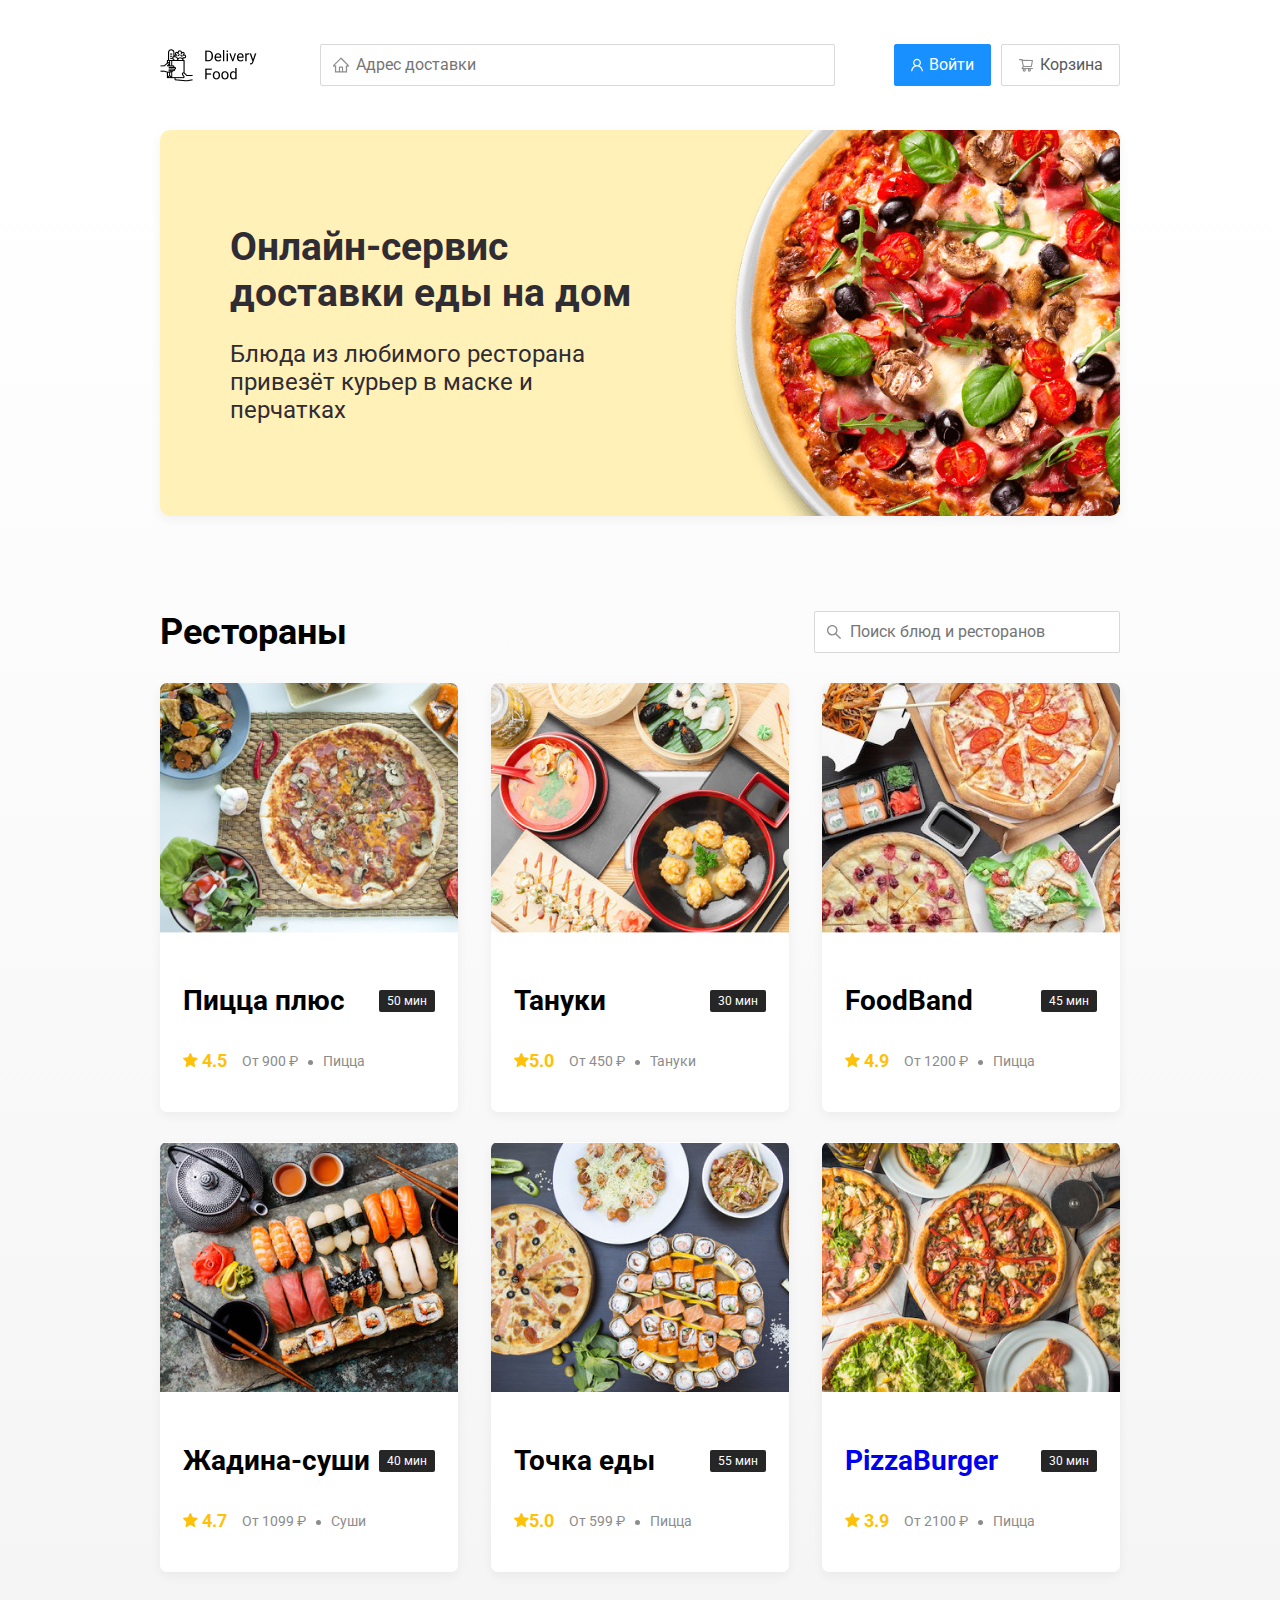
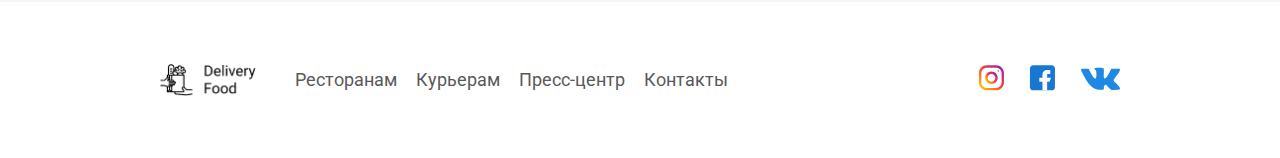
<file: index.html>
<!DOCTYPE html>
<html lang="ru">

<head>
    <meta charset="UTF-8">
    <meta name="viewport" content="width=device-width, initial-scale=1.0">
    <title>Delivery food</title>
    <link rel="stylesheet" href="./css/normalize.css">
    <link rel="stylesheet" href="./css/style.css">

    <link href="https://fonts.googleapis.com/css2?family=Roboto:wght@500&display=swap" rel="stylesheet">
</head>

<body>
    <div class="container">
        <header>
            <img src="css/img/logo.png" alt="sdfs">
            <input type="text" class="input input-address input" placeholder="Адрес доставки">
            <div class="buttons">
                <button class="button button-primary">
                    <img src="./css/img/user.svg" alt="user" class="button-icon">
                   <div class="button-text">Войти</div>
                </button>
                <button class="button">
                    <img src="./css/img/shopping-cart.svg" alt="user" class="button-icon">
                    <div class="button-text">Корзина</div>
                </button>
            </div>
        </header>
    </div>

    <!-- /.container-->

    <main class="main">
        <div class="container">
            <section class="promo">
                <h1 class="promo-title">Онлайн-сервис <br /> доставки еды на дом</h1>
                <p class="promo-text">Блюда из любимого ресторана привезёт курьер в маске и перчатках</p>
            </section>

            <section class="restaurants">
                <div class="section-heading">
                    <h2 class="section-title">Рестораны</h2>
                    <input type="text" class="input-search input" placeholder="Поиск блюд и ресторанов">
                </div>

                <!-- CARDS -->

                <div class="cards">
                    <div class="card">
                        <img src="./css/img/cards/1-card.png" alt="" class="card-image">
                        <div class="card-text">
                            <div class="card-heading">
                                <div class="card-title">
                                    <h3>Пицца плюс</h3>
                                </div>
                                <span class="card-tag tag">50 мин</span>
                            </div>
                            <div class="card-info">
                                <div class="raiting"><img src="/css/img/star.svg" alt="" class="rating-star"> 4.5</div>
                                <div class="price">От 900 ₽</div>
                                <div class="category">Пицца</div>
                            </div>
                        </div>
                    </div>

                    <div class="card">
                        <img src="./css/img/cards/2-card.png" alt="" class="card-image">
                        <div class="card-text">
                            <div class="card-heading">
                                <div class="card-title">
                                    <h3>Тануки</h3>
                                </div>
                                <span class="card-tag tag">30 мин</span>
                            </div>
                            <div class="card-info">
                                <div class="raiting"><img src="/css/img/star.svg" alt="" class="rating-star">5.0</div>
                                <div class="price">От 450 ₽</div>
                                <div class="category">Тануки</div>
                            </div>
                        </div>
                    </div>

                    <div class="card">
                        <img src="./css/img/cards/3-card.png" alt="" class="card-image">
                        <div class="card-text">
                            <div class="card-heading">
                                <div class="card-title">
                                    <h3>FoodBand</h3>
                                </div>
                                <span class="card-tag tag">45 мин</span>
                            </div>
                            <div class="card-info">
                                <div class="raiting"><img src="/css/img/star.svg" alt="" class="rating-star"> 4.9</div>
                                <div class="price">От 1200 ₽</div>
                                <div class="category">Пицца</div>
                            </div>
                        </div>
                    </div>

                    <div class="card">
                        <img src="./css/img/cards/4-card.png" alt="" class="card-image">
                        <div class="card-text">
                            <div class="card-heading">
                                <div class="card-title">
                                    <h3>Жадина-суши</h3>
                                </div>
                                <span class="card-tag tag">40 мин</span>
                            </div>
                            <div class="card-info">
                                <div class="raiting"><img src="/css/img/star.svg" alt="" class="rating-star"> 4.7</div>
                                <div class="price">От 1099 ₽</div>
                                <div class="category">Суши</div>
                            </div>
                        </div>
                    </div>

                    <div class="card">
                        <img src="./css/img/cards/5-card.png" alt="" class="card-image">
                        <div class="card-text">
                            <div class="card-heading">
                                <div class="card-title">
                                    <h3>Точка еды</h3>
                                </div>
                                <span class="card-tag tag">55 мин</span>
                            </div>
                            <div class="card-info">
                                <div class="raiting"><img src="/css/img/star.svg" alt="" class="rating-star">5.0</div>
                                <div class="price">От 599 ₽</div>
                                <div class="category">Пицца</div>
                            </div>
                        </div>
                    </div>


                    <a href="restaurant.html" class="card">
                        <img src="./css/img/cards/6-card.png" alt="" class="card-image">
                        <div class="card-text">
                            <div class="card-heading">
                                <div class="card-title">
                                    <h3>PizzaBurger</h3>
                                </div>
                                <span class="card-tag tag">30 мин</span>
                            </div>
                            <div class="card-info">
                                <div class="raiting"><img src="/css/img/star.svg" alt="" class="rating-star"> 3.9</div>
                                <div class="price">От 2100 ₽</div>
                                <div class="category">Пицца</div>
                            </div>
                        </div>
                    </a>

                </div>

            </section>
        </div>
    </main>

    <!-- Footer -->

    <footer class="footer">
        <div class="container-footer container">
            <div class="leftblock">
                <img src="./css/img/logo.png" alt="" class="footer-image">
                <nav class="navbar">
                    <a href="#" class="nav-text">Ресторанам</a>
                    <a href="#" class="nav-text">Курьерам</a>
                    <a href="#" class="nav-text">Пресс-центр</a>
                    <a href="#" class="nav-text">Контакты</a>
                </nav>
            </div>
            <div class="rightblock">
                <a href="#" class="footer-link">
                    <img src="/css/img/footer-image/inst.svg" alt="" class="social-link">
                </a>
                <a href="#" class="footer-link">
                    <img src="/css/img/footer-image/fb.svg" alt="" class="social-link">
                </a>
                <a href="#" class="footer-link">
                    <img src="/css/img/footer-image/vk.svg" alt="" class="social-link" style="width: 40px; height: 25px;">
                </a>

            </div>
        </div>
    </footer>

</body>

</html>
</file>
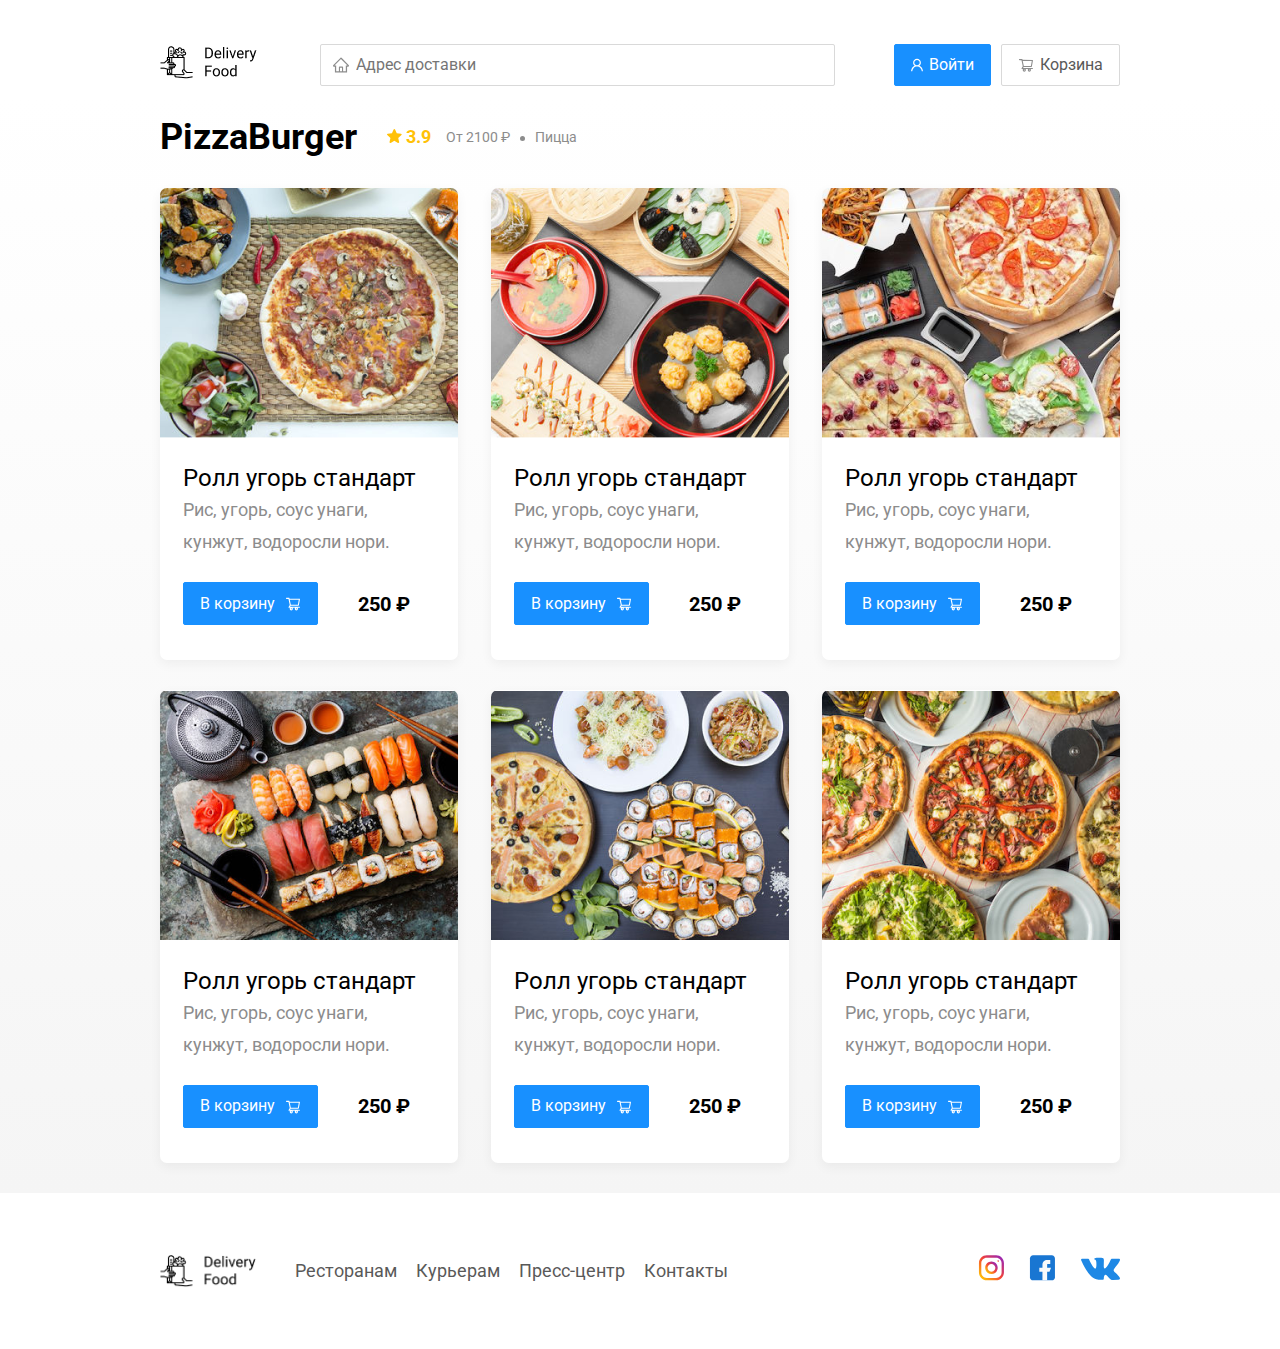
<file: restaurant.html>
<!DOCTYPE html>
<html lang="ru">

<head>
    <meta charset="UTF-8">
    <meta name="viewport" content="width=device-width, initial-scale=1.0">
    <title>PizzaBurger</title>
    <link rel="stylesheet" href="./css/normalize.css">
    <link rel="stylesheet" href="/css/animate.css">
    <link rel="stylesheet" href="./css/style.css">

    <link href="https://fonts.googleapis.com/css2?family=Roboto:wght@500&display=swap" rel="stylesheet">
</head>

<body>
    <div class="container">
        <header>
            <a href="/index.html" class="animated bounce"><img src="css/img/logo.png" alt="sdfs"></a>
            <input type="text" class="input input-address input animated animated bounceInDown" placeholder="Адрес доставки">
            <div class="buttons">
                <button class="button button-primary wow bounceInRight" data-wow-delay="0.2s">
                    <img src="./css/img/user.svg" alt="user" class="button-icon">
                   <div class="button-text">Войти</div>
                </button>
                <button class="button wow bounceInRight" id="cart-button" data-wow-delay="0.4s">
                    <img src="./css/img/shopping-cart.svg" alt="user" class="button-icon">
                    <div class="button-text">Корзина</div>
                </button>
            </div>
        </header>
    </div>

    <!-- /.container-->

    <main class="main">
        <div class="container">

            <section class="restaurants">
                <div class="section-heading">
                    <h2 class="section-title animated bounceInLeft">PizzaBurger
                    </h2>
                    <div class="card-info animated bounceInRight">
                        <div class="raiting"><img src="/css/img/star.svg" alt="" class="rating-star"> 3.9</div>
                        <div class="price">От 2100 ₽</div>
                        <div class="category">Пицца</div>
                    </div>
                </div>

                <!-- CARDS -->

                <div class="cards">
                    <div class="card wow bounceInLeft" data-wow-delay="0.2s">
                        <img src="./css/img/cards/1-card.png" alt="" class="card-image">
                        <div class="card-text">
                            <div class="card-heading">
                                <h3 class="card-title card-title-reg">Ролл угорь стандарт</h3>
                            </div>
                            <div class="card-info">
                                <div class="ingredients">Рис, угорь, соус унаги, кунжут, водоросли нори.</div>
                            </div>
                            <div class="card-buttons">
                                <button class="button button-primary">
                                    <span class="button-card-text">В корзину</span>
                                    <img src="./css/img/shopping-cart2.svg" alt="shopping-cart" class="card-button-image">
                                </button>
                                <strong class="card-price-bold">250 ₽</strong>
                            </div>
                        </div>
                    </div>

                    <div class="card wow bounceInDown" data-wow-delay="0.4s">
                        <img src="./css/img/cards/2-card.png" alt="" class="card-image">
                        <div class="card-text">
                            <div class="card-heading">
                                <h3 class="card-title card-title-reg">Ролл угорь стандарт</h3>
                            </div>
                            <div class="card-info">
                                <div class="ingredients">Рис, угорь, соус унаги, кунжут, водоросли нори.</div>
                            </div>
                            <div class="card-buttons">
                                <button class="button button-primary">
                                    <span class="button-card-text">В корзину</span>
                                    <img src="./css/img/shopping-cart2.svg" alt="shopping-cart" class="card-button-image">
                                </button>
                                <strong class="card-price-bold">250 ₽</strong>
                            </div>
                        </div>
                    </div>

                    <div class="card wow bounceInRight" data-wow-delay="0.6s">
                        <img src="./css/img/cards/3-card.png" alt="" class="card-image">
                        <div class="card-text">
                            <div class="card-heading">
                                <h3 class="card-title card-title-reg">Ролл угорь стандарт</h3>
                            </div>
                            <div class="card-info">
                                <div class="ingredients">Рис, угорь, соус унаги, кунжут, водоросли нори.</div>
                            </div>
                            <div class="card-buttons">
                                <button class="button button-primary">
                                    <span class="button-card-text">В корзину</span>
                                    <img src="./css/img/shopping-cart2.svg" alt="shopping-cart" class="card-button-image">
                                </button>
                                <strong class="card-price-bold">250 ₽</strong>
                            </div>
                        </div>
                    </div>

                    <div class="card wow bounceInLeft">
                        <img src="./css/img/cards/4-card.png" alt="" class="card-image">
                        <div class="card-text">
                            <div class="card-heading">
                                <h3 class="card-title card-title-reg">Ролл угорь стандарт</h3>
                            </div>
                            <div class="card-info">
                                <div class="ingredients">Рис, угорь, соус унаги, кунжут, водоросли нори.</div>
                            </div>
                            <div class="card-buttons">
                                <button class="button button-primary">
                                    <span class="button-card-text">В корзину</span>
                                    <img src="./css/img/shopping-cart2.svg" alt="shopping-cart" class="card-button-image">
                                </button>
                                <strong class="card-price-bold">250 ₽</strong>
                            </div>
                        </div>
                    </div>

                    <div class="card wow bounceInUp">
                        <img src="./css/img/cards/5-card.png" alt="" class="card-image">
                        <div class="card-text">
                            <div class="card-heading">
                                <h3 class="card-title card-title-reg">Ролл угорь стандарт</h3>
                            </div>
                            <div class="card-info">
                                <div class="ingredients">Рис, угорь, соус унаги, кунжут, водоросли нори.</div>
                            </div>
                            <div class="card-buttons">
                                <button class="button button-primary">
                                    <span class="button-card-text">В корзину</span>
                                    <img src="./css/img/shopping-cart2.svg" alt="shopping-cart" class="card-button-image">
                                </button>
                                <strong class="card-price-bold">250 ₽</strong>
                            </div>
                        </div>
                    </div>

                    <div class="card wow bounceInRight">
                        <img src="./css/img/cards/6-card.png" alt="" class="card-image">
                        <div class="card-text">
                            <div class="card-heading">
                                <h3 class="card-title card-title-reg">Ролл угорь стандарт</h3>
                            </div>
                            <div class="card-info">
                                <div class="ingredients">Рис, угорь, соус унаги, кунжут, водоросли нори.</div>
                            </div>
                            <div class="card-buttons">
                                <button class="button button-primary">
                                    <span class="button-card-text">В корзину</span>
                                    <img src="./css/img/shopping-cart2.svg" alt="shopping-cart" class="card-button-image">
                                </button>
                                <strong class="card-price-bold">250 ₽</strong>
                            </div>
                        </div>
                    </div>

                </div>

            </section>
        </div>
    </main>

    <!-- Footer -->

    <footer class="footer">
        <div class="container-footer container">
            <div class="leftblock">
                <img src="./css/img/logo.png" alt="" class="footer-image">
                <nav class="navbar">
                    <a href="#" class="nav-text">Ресторанам</a>
                    <a href="#" class="nav-text">Курьерам</a>
                    <a href="#" class="nav-text">Пресс-центр</a>
                    <a href="#" class="nav-text">Контакты</a>
                </nav>
            </div>
            <div class="rightblock">
                <a href="#" class="footer-link">
                    <img src="/css/img/footer-image/inst.svg" alt="" class="social-link">
                </a>
                <a href="#" class="footer-link">
                    <img src="/css/img/footer-image/fb.svg" alt="" class="social-link">
                </a>
                <a href="#" class="footer-link">
                    <img src="/css/img/footer-image/vk.svg" alt="" class="social-link" style="width: 40px; height: 25px;">
                </a>

            </div>
        </div>
    </footer>



    <div class="modal">
        <div class="modal-dialog">
            <div class="modal-header">
                <h3 class="modal-title">Корзина</h3>
                <button class="close">&times;</button>
            </div>
            <div class="modal-body">
                <div class="food-row">
                    <span class="food-name">Ролл угорь стандарт</span>
                    <strong class="food-price">250 ₽</strong>
                    <div class="food-counter">
                        <button class="counter-button">-</button>
                        <span class="counter">1</span>
                        <button class="counter-button">+</button>
                    </div>
                </div>
                <div class="food-row">
                    <span class="food-name">Ролл угорь стандарт</span>
                    <strong class="food-price">250 ₽</strong>
                    <div class="food-counter">
                        <button class="counter-button">-</button>
                        <span class="counter">1</span>
                        <button class="counter-button">+</button>
                    </div>
                </div>
                <div class="food-row">
                    <span class="food-name">Ролл угорь стандарт</span>
                    <strong class="food-price">250 ₽</strong>
                    <div class="food-counter">
                        <button class="counter-button">-</button>
                        <span class="counter">1</span>
                        <button class="counter-button">+</button>
                    </div>
                </div>
                <div class="food-row">
                    <span class="food-name">Ролл угорь стандарт</span>
                    <strong class="food-price">250 ₽</strong>
                    <div class="food-counter">
                        <button class="counter-button">-</button>
                        <span class="counter">1</span>
                        <button class="counter-button">+</button>
                    </div>
                </div>

            </div>
            <div class="modal-footer">
                <span class="pricetag"> 1250 ₽</span>
                <div class="footer-buttons">
                    <button class="button button-primary">Оформить заказ</button>
                    <button class="button">Отмена</button>
                </div>
            </div>
        </div>
    </div>
    <script src="/js/wow.min.js"></script>
    <script src="/js/main.js"></script>
</body>

</html>
</file>
<file: css/style.css>
* {
    box-sizing: border-box;
}

body {
    font-family: 'Roboto', sans-serif;
}

.container {
    width: 1200px;
    margin: auto;
}

header {
    margin-top: 44px;
    display: flex;
    align-items: center;
    justify-content: space-between;
}

.input {
    border: 1px solid #d9d9d9;
    border-radius: 2px;
    font-size: 16px;
    line-height: 24px;
    background-repeat: no-repeat;
    padding: 8px;
    background-position: left 11px center;
    padding-left: 35px;
}

.input-address {
    flex: 0.8;
    background-image: url(../css/img/home.svg);
    background-position: left 11px center;
    padding-left: 35px;
}

.input-search {
    background-image: url(../css/img/search.svg);
    width: 306px;
    margin-left: auto;
}

.buttons {
    display: flex;
    align-items: center;
}

.button {
    display: flex;
    align-items: center;
    padding: 8px 16px;
    border-radius: 2px;
    background-color: #ffffff;
    border: 1px solid #d9d9d9;
    box-sizing: border-box;
    color: #595959;
    font-size: 16px;
    line-height: 24px;
}

.button-primary {
    background-color: #1890ff;
    color: white;
    border: 1px solid #1890ff;
    margin-right: 10px;
}

.buttons .button-icon {
    padding-right: 6px;
}

.button-card-text {
    margin-right: 10px;
}

.main {
    background: linear-gradient(180deg, rgba(245, 245, 245, 0) 1.04%, #F5F5F5 100%);
}


/* Section */

.promo {
    box-shadow: 0px 4px 12px rgba(0, 0, 0, 0.05);
    background: #fff1b8 url(img/pormoimg.png) top -25px right 10px;
    background-repeat: no-repeat;
    border-radius: 10px;
    padding: 68px 70px 68px 70px;
    margin-top: 44px;
    margin-bottom: 65px;
}

.promo-title {
    font-weight: bold 700px;
    font-style: normal;
    font-size: 39px;
    line-height: 46px;
    color: #302c34;
    margin-bottom: 20px;
}

.promo-text {
    max-width: 400px;
    font-weight: normal;
    font-style: normal;
    font-size: 24px;
    line-height: 28px;
    color: #302c34;
}

.section-heading {
    display: flex;
    align-items: center;
}

.section-title {
    font-style: normal;
    font-weight: bold;
    font-size: 36px;
    line-height: 42px;
    margin-right: 30px;
}


/* CARDS */

.cards {
    display: flex;
    flex-wrap: wrap;
    align-items: flex-start;
    justify-content: space-between;
}

.card {
    background: #FFFFFF;
    box-shadow: 0px 4px 12px rgba(0, 0, 0, 0.05);
    border-radius: 7px;
    overflow: hidden;
    margin-bottom: 30px;
    flex-basis: 31%;
    text-decoration: none;
}

.card-image {
    width: 384px;
    height: 250px;
    object-fit: cover;
}

.card-text {
    padding: 20px 23px 35px 23px;
}

.card-heading {
    display: flex;
    align-items: center;
    justify-content: space-between;
}

.card-title {
    margin: 0;
    font-style: normal;
    font-weight: bold;
    font-size: 24px;
    line-height: 32px;
}

.card-title-reg {
    font-weight: 400;
}

.card-tag {
    color: #FFFFFF;
    background: #262626;
    border-radius: 2px;
    font-style: normal;
    font-weight: normal;
    font-size: 12px;
    line-height: 20px;
    padding: 1px 8px;
}

.card-info {
    display: flex;
    align-items: center;
    flex-wrap: wrap;
}

.card-price-bold {
    font-weight: bold;
    font-size: 20px;
    line-height: 32px;
    margin-left: 30px;
}

.card-buttons {
    display: flex;
    align-items: center;
    margin-top: 24px;
}

.raiting {
    margin-right: 26px;
    color: #FFC107;
    font-style: normal;
    font-weight: bold;
    font-size: 18px;
    line-height: 32px;
}

.ingredients {
    color: #8C8C8C;
    font-style: normal;
    font-weight: normal;
    font-size: 18px;
    line-height: 32px;
    margin-right: 10px;
}

.price,
.category {
    color: #8C8C8C;
    font-style: normal;
    font-weight: normal;
    font-size: 18px;
    line-height: 32px;
    margin-right: 10px;
    text-overflow: ellipsis;
    flex-wrap: nowrap;
}

.price:after {
    content: "";
    width: 5px;
    height: 5px;
    background-color: #8C8C8C;
    display: inline-block;
    vertical-align: middle;
    border-radius: 50%;
    margin-left: 10px;
}


/* Footer*/

.footer {}

.container-footer {
    display: flex;
    align-items: center;
    justify-content: space-between;
}

.leftblock {
    padding-top: 60px;
    padding-bottom: 60px;
    display: flex;
    align-items: center;
}

.footer-image {
    width: 100.49px;
    height: 36px;
}

.navbar {
    margin-left: 35px;
}

.nav-text {
    font-style: normal;
    font-weight: normal;
    font-size: 18px;
    line-height: 21px;
    color: #595959;
    text-decoration: none;
}

.nav-text:not(:last-child) {
    margin-right: 15px;
}

.rightblock {
    align-items: center;
}

.footer-link {
    text-decoration: none;
}

.footer-link:not(:last-child) {
    margin-right: 21px;
}

.modal {
    position: fixed;
    left: 0;
    top: 0;
    width: 100%;
    height: 100%;
    background: rgba(0, 0, 0, 0.4);
    display: flex;
    display: none;
}

.is-open {
    display: flex;
}

.modal-dialog {
    width: 100%;
    max-width: 780px;
    min-height: 552px;
    background: #FFFFFF;
    border-radius: 5px;
    margin: auto;
    padding: 40px 45px;
}

.modal-header {
    display: flex;
    justify-content: space-between;
    align-items: center;
    margin-bottom: 45px;
}

.modal-title {
    margin: 0;
    font-style: normal;
    font-weight: bold;
    font-size: 36px;
    line-height: 42px;
}

.close {
    font-size: 36px;
    border: none;
    background: none;
}

.modal-body {
    margin-bottom: 52px;
}

.food-row {
    display: flex;
    align-items: flex-start;
    justify-content: space-between;
    padding-bottom: 8px;
    border-bottom: 1px solid #d9d9d9;
    margin-bottom: 15px;
}

.food-price {
    margin-left: auto;
    margin-right: 45px;
    font-weight: bold;
    font-size: 20px;
    line-height: 32px;
}

.food-name {
    font-weight: normal;
    font-size: 18px;
    line-height: 32px;
}

.food-counter {
    display: flex;
    align-items: center;
}

.counter-button {
    font-weight: normal;
    font-size: 14px;
    line-height: 22px;
    color: #40A9FF;
    display: flex;
    align-items: center;
    justify-content: center;
    width: 39px;
    height: 32px;
    border: 1px solid #40A9FF;
    box-sizing: border-box;
    border-radius: 2px;
    background: #FFFFFF;
}

.counter {
    font-size: 16px;
    line-height: 24px;
    margin-left: 10px;
    margin-right: 10px;
}

.modal-footer {
    display: flex;
    align-items: center;
    justify-content: space-between;
}

.footer-buttons {
    display: flex;
    align-items: center;
}

.pricetag {
    background: #262626;
    border-radius: 5px;
    width: 106px;
    height: 53.49px;
    font-style: normal;
    font-weight: bold;
    font-size: 20px;
    line-height: 23px;
    color: #FAFAFA;
    padding: 15px 20px;
}


/* MEDIA */

@media (max-width:1366px) {
    .container {
        max-width: 960px;
    }
    .promo {
        background-position: center right -190px;
        background-size: 600px;
    }
    .raiting {
        margin-right: 15px;
    }
    .price,
    .category {
        font-size: 14px;
    }
}

@media (max-width: 992px) {
    .container {
        max-width: 750px;
    }
    .card {
        flex-basis: 49%;
    }
    .promo {
        padding: 50px;
        background-size: 480px;
    }
    .promo-text {
        font-size: 16px;
    }
    .nav-text {
        font-size: 16px;
    }
}

@media (max-width: 768px) {
    .container {
        max-width: 560px;
    }
    .card-info {
        flex-warp: warp;
    }
    .card-title {
        font-size: 14px;
    }
    .navbar {
        flex-basis: 50%;
        margin-left: 15px;
    }
    .rightblock {
        flex-basis: 35%;
    }
    .promo {
        background-position: center right -190px;
        background-size: 350px;
    }
    .promo-title {
        font-size: 32px;
    }
    .promo-text {
        width: 70%;
        font-size: 20px;
    }
    .card-title-reg {
        font-size: 24px;
    }
}

@media (max-width: 578px) {
    .container {
        width: 90%;
    }
    header {
        flex-wrap: wrap;
        justify-content: space-around;
    }
    .input-address {
        order: 5;
        margin-top: 15px;
        flex: 1;
    }
    .promo {
        background-image: none;
    }
    .promo-text {
        width: 100%;
        margin-bottom: 15px;
    }
    .section-title {
        font-size: 24px;
    }
    .card {
        flex-basis: 100%;
    }
    .card-image {
        width: 100%;
    }
    .leftblock {
        width: 100%;
        padding-bottom: 20px;
    }
    .rightblock {
        flex-basis: 100%;
        flex-wrap: wrap;
    }
    .container-footer {
        text-align: center;
        flex-wrap: wrap;
    }
    .navbar {
        flex-wrap: wrap;
        flex-basis: 60%;
        margin-left: 25px;
    }
}

@media (max-width: 480px) {
    .container-footer {
        flex-direction: column;
        align-items: center;
    }
    .navbar {
        flex-basis: 100%;
        margin-left: 5px;
    }
    .section-heading {
        flex-wrap: wrap;
        margin-bottom: 30px;
    }
    .promo {
        padding: 20px;
    }
    .button-text {
        display: none;
    }
}
</file>
